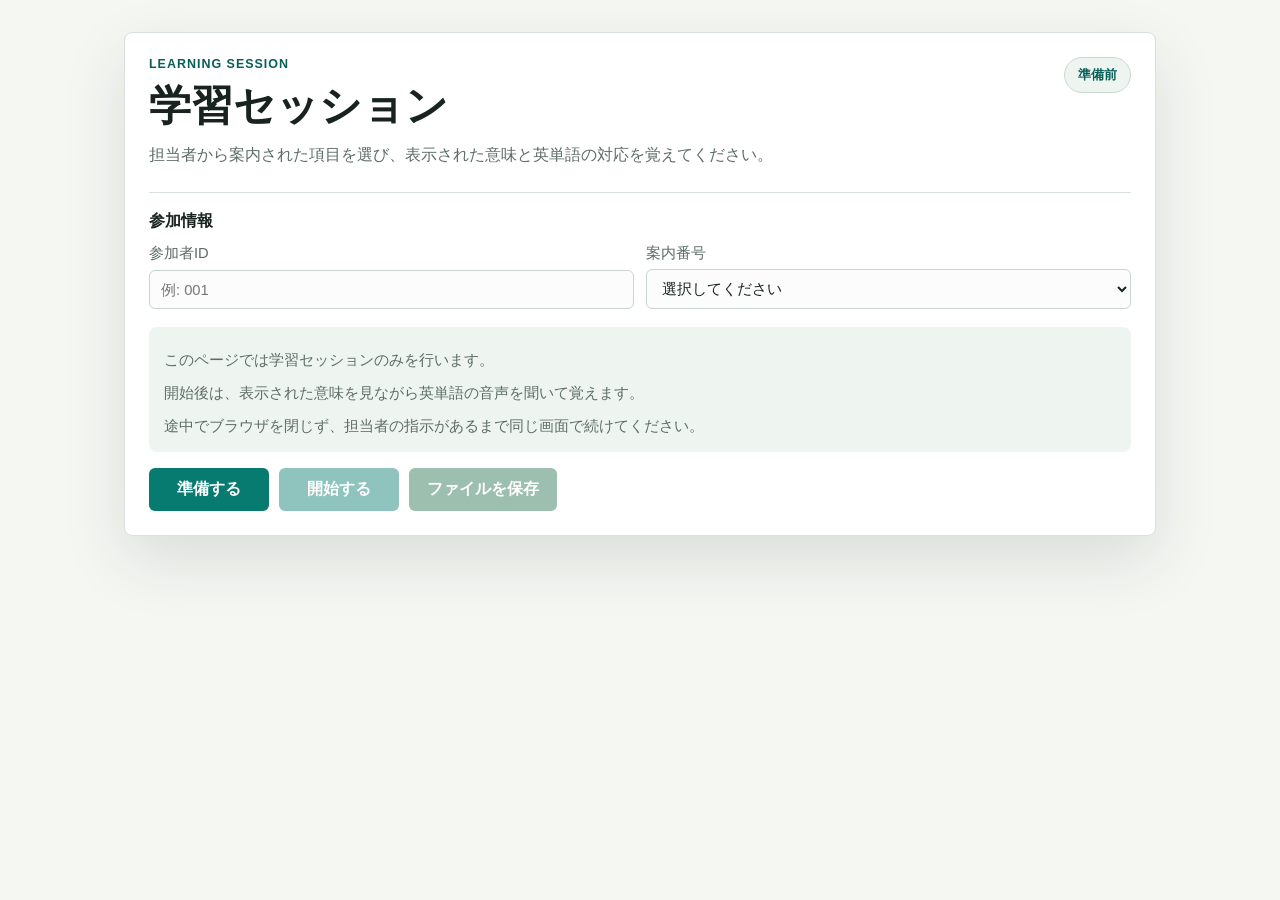
<file: index.html>
<!doctype html>
<html lang="ja">
  <head>
    <meta charset="UTF-8" />
    <meta name="viewport" content="width=device-width, initial-scale=1" />
    <title>学習セッション</title>
    <link rel="stylesheet" href="styles.css" />
  </head>
  <body>
    <main id="app">
      <section id="setup-panel" class="panel">
        <div class="panel-header">
          <div>
            <p class="eyebrow">Learning Session</p>
            <h1>学習セッション</h1>
            <p class="lead">担当者から案内された項目を選び、表示された意味と英単語の対応を覚えてください。</p>
          </div>
          <div class="session-badge">準備前</div>
        </div>

        <section class="setup-section">
          <h2>参加情報</h2>
          <div class="grid primary-grid">
            <label>
              参加者ID
              <input id="participant-id" type="text" autocomplete="off" placeholder="例: 001" />
            </label>
            <label>
              案内番号
              <select id="accent-condition">
                <option value="">選択してください</option>
                <option value="E">E</option>
                <option value="J">J</option>
                <option value="C">C</option>
              </select>
            </label>
          </div>
        </section>

        <input id="phase-mode" type="hidden" value="learning" />
        <input id="auto-download" type="checkbox" checked hidden />

        <div class="summary">
          <p>このページでは学習セッションのみを行います。</p>
          <p>開始後は、表示された意味を見ながら英単語の音声を聞いて覚えます。</p>
          <p>途中でブラウザを閉じず、担当者の指示があるまで同じ画面で続けてください。</p>
        </div>
        <div id="recovery-card" class="recovery-card hidden">
          <div>
            <strong>保存途中の記録があります</strong>
            <span id="recovery-summary"></span>
          </div>
          <div class="recovery-actions">
            <button id="recovery-download-btn" type="button" class="secondary">途中の記録を保存</button>
            <button id="recovery-clear-btn" type="button" class="secondary">消去</button>
          </div>
        </div>
        <div class="actions">
          <button id="prepare-btn">準備する</button>
          <button id="start-btn" disabled>開始する</button>
          <button id="download-btn" class="success" disabled>ファイルを保存</button>
        </div>
      </section>

      <section id="task-panel" class="task-panel" aria-live="polite">
        <div id="progress">
          <div class="progress-top">
            <div id="progress-label"></div>
            <button id="interrupt-btn" type="button" class="secondary interrupt-btn" disabled>中断して保存</button>
          </div>
          <div id="progress-track"><div id="progress-fill"></div></div>
        </div>
        <div id="stimulus-stage">
          <div id="fixation">+</div>
          <img id="stimulus-img" alt="" />
          <div id="visual-card">
            <div id="visual-label"></div>
            <div id="visual-note"></div>
          </div>
          <div id="sound-cue">音声</div>
          <div id="message"></div>
          <input id="text-response" type="text" autocomplete="off" class="hidden" />
        </div>
        <div id="response-hint"></div>
      </section>

      <div id="status"></div>
      <pre id="log"></pre>
    </main>

    <script src="vendor/jszip.min.js"></script>
    <script src="stimuli.js"></script>
    <script src="app.js"></script>
  </body>
</html>
</file>
<file: styles.css>
:root {
  color-scheme: light;
  --bg: #f5f7f3;
  --panel: #ffffff;
  --panel-soft: #eef5f1;
  --panel-border: #d7e0dc;
  --text: #18231f;
  --muted: #5d6d66;
  --accent: #087b71;
  --accent-strong: #075f58;
  --success: #27724f;
  --warning: #b67a16;
  --focus: rgba(8, 123, 113, 0.22);
  --shadow: 0 24px 64px rgba(25, 45, 37, 0.12);
}

* {
  box-sizing: border-box;
}

html,
body {
  margin: 0;
  min-height: 100%;
  background: var(--bg);
  color: var(--text);
  font-family: "Noto Sans", "Helvetica Neue", Arial, sans-serif;
  -webkit-text-size-adjust: 100%;
}

body.running {
  overflow: hidden;
}

#app {
  width: min(100%, 1080px);
  margin: 0 auto;
  padding: 32px 24px;
}

.panel {
  border: 1px solid var(--panel-border);
  border-radius: 8px;
  background: var(--panel);
  padding: 24px;
  box-shadow: var(--shadow);
}

.panel-header {
  display: flex;
  align-items: flex-start;
  justify-content: space-between;
  gap: 24px;
  margin-bottom: 24px;
}

.eyebrow {
  margin: 0 0 8px;
  color: var(--accent-strong);
  font-size: 0.78rem;
  font-weight: 800;
  letter-spacing: 0.08em;
  text-transform: uppercase;
}

h1 {
  margin: 0;
  font-size: clamp(1.8rem, 4vw, 2.65rem);
  line-height: 1.25;
  font-weight: 800;
  letter-spacing: 0;
}

.lead {
  max-width: 640px;
  margin: 10px 0 0;
  color: var(--muted);
  line-height: 1.65;
}

.session-badge {
  flex: 0 0 auto;
  border: 1px solid #cbd8d2;
  border-radius: 999px;
  background: var(--panel-soft);
  color: var(--accent-strong);
  padding: 8px 13px;
  font-size: 0.84rem;
  font-weight: 800;
}

.setup-section {
  border-top: 1px solid var(--panel-border);
  padding-top: 18px;
}

.setup-section h2 {
  margin: 0 0 12px;
  font-size: 1rem;
  line-height: 1.3;
}

.grid {
  display: grid;
  grid-template-columns: repeat(3, minmax(0, 1fr));
  gap: 12px;
}

.primary-grid {
  grid-template-columns: minmax(220px, 1fr) minmax(220px, 1fr);
}

label {
  display: grid;
  gap: 6px;
  color: var(--muted);
  font-size: 0.92rem;
}

input,
select,
button {
  font: inherit;
}

input,
select {
  width: 100%;
  border: 1px solid #c9d5d0;
  border-radius: 6px;
  background: #fbfcfb;
  color: var(--text);
  padding: 10px 11px;
}

input:focus,
select:focus,
button:focus-visible,
summary:focus-visible {
  outline: 3px solid var(--focus);
  outline-offset: 2px;
}

.advanced-settings {
  margin-top: 18px;
  border-top: 1px solid var(--panel-border);
  border-bottom: 1px solid var(--panel-border);
  padding: 14px 0;
}

.advanced-settings summary {
  width: fit-content;
  cursor: pointer;
  color: var(--accent-strong);
  font-weight: 800;
}

.advanced-settings .grid {
  margin-top: 14px;
}

.summary {
  margin-top: 18px;
  border-radius: 8px;
  background: var(--panel-soft);
  padding: 13px 15px;
  color: var(--muted);
  line-height: 1.65;
  font-size: 0.94rem;
}

.summary p {
  margin: 8px 0 0;
}

code {
  color: var(--accent-strong);
}

.actions {
  display: flex;
  flex-wrap: wrap;
  gap: 10px;
  margin-top: 16px;
}

button {
  border: 0;
  border-radius: 6px;
  background: var(--accent);
  color: white;
  padding: 11px 18px;
  cursor: pointer;
  min-width: 120px;
  font-weight: 800;
  transition: background 0.15s ease, transform 0.15s ease;
}

button.secondary {
  border: 1px solid #c8d6d0;
  background: #eef5f1;
  color: var(--accent-strong);
}

button:hover:not(:disabled) {
  background: var(--accent-strong);
  transform: translateY(-1px);
}

button.secondary:hover:not(:disabled) {
  background: #dcebe5;
}

button.success {
  background: var(--success);
}

button:disabled {
  opacity: 0.45;
  cursor: not-allowed;
}

.task-panel {
  display: none;
  margin-top: 18px;
}

body.running .task-panel {
  display: block;
}

body.running #setup-panel {
  display: none;
}

#stimulus-stage {
  position: relative;
  width: 100%;
  height: min(72vh, 660px);
  min-height: 390px;
  border: 1px solid var(--panel-border);
  border-radius: 8px;
  background: #101714;
  display: flex;
  align-items: center;
  justify-content: center;
  overflow: hidden;
  box-shadow: var(--shadow);
}

#progress {
  margin-bottom: 12px;
}

.progress-top {
  display: flex;
  align-items: center;
  justify-content: space-between;
  gap: 12px;
  margin-bottom: 7px;
}

#progress-label {
  color: var(--muted);
  font-size: 0.9rem;
}

.interrupt-btn {
  min-width: 112px;
  padding: 7px 11px;
  font-size: 0.82rem;
}

#progress-track {
  height: 10px;
  background: #e5ece8;
  border: 1px solid #cfdbd5;
  border-radius: 999px;
  overflow: hidden;
}

#progress-fill {
  width: 0%;
  height: 100%;
  background: var(--accent);
  transition: width 0.2s ease;
}

#fixation {
  display: none;
  font-size: 4rem;
  font-weight: 700;
  color: #fff;
}

#stimulus-img {
  display: none;
  max-width: 82%;
  max-height: 82%;
  object-fit: contain;
}

#visual-card {
  display: none;
  width: min(82%, 700px);
  min-height: 220px;
  border: 1px solid #2c3b35;
  border-radius: 8px;
  align-items: center;
  justify-content: center;
  flex-direction: column;
  gap: 14px;
  padding: 24px;
  background: #f7faf8;
  color: var(--text);
}

#visual-label {
  max-width: 100%;
  font-size: clamp(2rem, 6vh, 4.4rem);
  line-height: 1.18;
  font-weight: 700;
  text-align: center;
  overflow-wrap: anywhere;
  letter-spacing: 0;
}

#visual-note {
  color: var(--muted);
  font-size: 0.95rem;
  line-height: 1.45;
  text-align: center;
}

#sound-cue {
  display: none;
  border: 1px solid #b9d3cb;
  border-radius: 50%;
  width: 128px;
  height: 128px;
  align-items: center;
  justify-content: center;
  font-weight: 700;
  color: #f8fffc;
  background: var(--accent);
}

#message {
  display: none;
  width: min(86%, 780px);
  white-space: pre-wrap;
  line-height: 1.7;
  font-size: 1.2rem;
  color: #f8fffc;
  text-align: center;
}

#text-response {
  position: absolute;
  bottom: 48px;
  left: 50%;
  transform: translateX(-50%);
  width: min(84%, 560px);
  font-size: 1.25rem;
  text-align: center;
}

.hidden {
  display: none !important;
}

#response-hint,
#status {
  color: var(--muted);
  margin-top: 12px;
  min-height: 24px;
  line-height: 1.5;
}

#response-hint {
  text-align: center;
}

#log {
  margin: 12px 0 0;
  color: var(--muted);
  white-space: pre-wrap;
  font-size: 0.83rem;
  line-height: 1.45;
}

#log:empty {
  display: none;
}

.recovery-card {
  display: flex;
  align-items: center;
  justify-content: space-between;
  gap: 16px;
  margin-top: 14px;
  border: 1px solid #c9d9d2;
  border-radius: 8px;
  background: #fbfdfb;
  padding: 13px 14px;
}

.recovery-card strong,
.recovery-card span {
  display: block;
}

.recovery-card strong {
  color: var(--text);
}

.recovery-card span {
  margin-top: 3px;
  color: var(--muted);
  font-size: 0.88rem;
  line-height: 1.45;
}

.recovery-actions {
  display: flex;
  flex: 0 0 auto;
  gap: 8px;
}

.recovery-actions button {
  min-width: 84px;
  padding: 8px 11px;
}

body.running #status,
body.running #log {
  display: none;
}

.warn {
  color: var(--warning);
}

@media (max-width: 760px) {
  #app {
    padding: 14px;
  }

  .panel {
    padding: 18px;
  }

  .panel-header {
    display: grid;
    gap: 14px;
  }

  .grid {
    grid-template-columns: 1fr;
  }

  .primary-grid {
    grid-template-columns: 1fr;
  }

  #stimulus-stage {
    height: 68vh;
    min-height: 340px;
  }

  button {
    flex: 1 1 100%;
  }

  .progress-top,
  .recovery-card,
  .recovery-actions {
    align-items: stretch;
    display: grid;
  }
}
</file>
